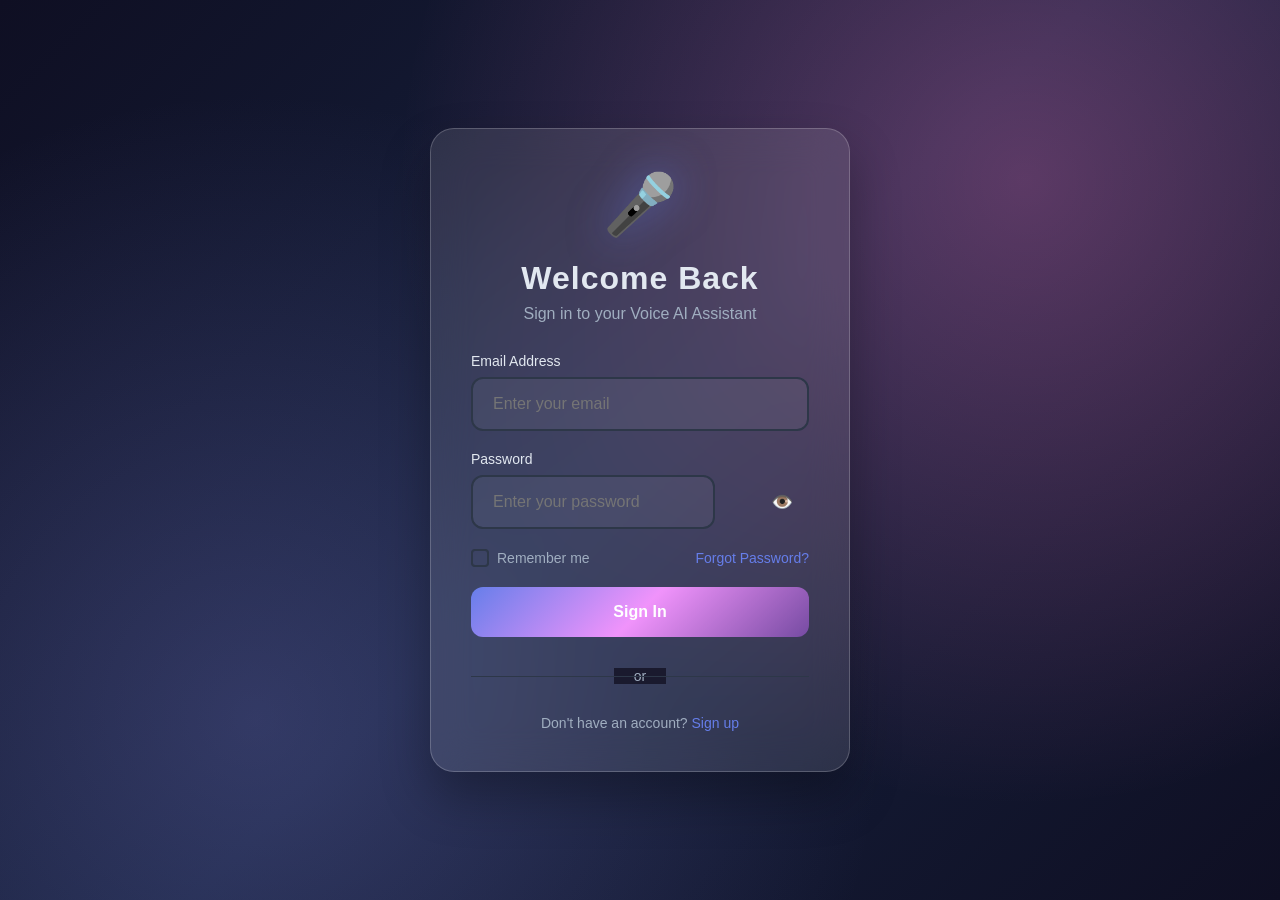
<file: index.html>
<!DOCTYPE html>
<html lang="en">
<head>
    <meta charset="UTF-8">
    <meta name="viewport" content="width=device-width, initial-scale=1.0">
    <meta name="theme-color" content="#667eea">
    <meta name="description" content="Smart voice-controlled AI assistant with offline support">
    <link rel="manifest" href="manifest.json">
    <title>Local Voice AI Assistant</title>
    <link rel="stylesheet" href="style.css">
</head>
<body>
    <div class="container" id="main-container" style="display: none;">
        <!-- Particle Canvas -->
        <canvas id="particleCanvas" class="particle-canvas"></canvas>
        
        <!-- Header with controls -->
        <div class="header-controls">
            <button id="themeToggle" class="control-btn" title="Toggle Theme">🌙</button>
            <button id="historyBtn" class="control-btn" title="Chat History">📊</button>
            <button id="settingsBtn" class="control-btn" title="Settings">⚙️</button>
        </div>

        <!-- Chat History Panel -->
        <div id="chatHistory" class="chat-history hidden">
            <div class="history-header">
                <h3>Chat History</h3>
                <button id="closeHistory" class="close-btn">✕</button>
            </div>
            <div id="historyList" class="history-list"></div>
            <div class="history-actions">
                <button id="clearHistory" class="action-btn clear">Clear History</button>
                <button id="exportHistory" class="action-btn export">Export</button>
            </div>
        </div>

        <!-- Main Voice Control -->
        <div class="voice-interface">
            <div class="user-info">
                <span id="userDisplay" class="user-display">Welcome!</span>
                <button id="logoutBtn" class="logout-btn">Logout</button>
            </div>
            <div class="logo">🎤</div>
            <h1 id="title">Voice AI Assistant</h1>
            
            <!-- Search Suggestions -->
            <div class="search-container">
                <input type="text" id="searchInput" class="search-input" placeholder="Type to search suggestions...">
                <div id="suggestions" class="suggestions hidden"></div>
            </div>
            
            <div class="status-display">
                <p id="status">Click mic to start speaking...</p>
                <p id="listening-text" class="listening-text"></p>
            </div>

            <!-- Microphone Button -->
            <button id="micBtn" class="mic-button">
                🎤
            </button>

            <!-- Language Selector -->
            <div class="language-selector">
                <select id="languageSelect">
                    <option value="en">English</option>
                    <option value="hi">हिंदी</option>
                </select>
            </div>

            <!-- Stop Button -->
            <button id="stopBtn" class="stop-button hidden">
                ⏹ Stop
            </button>
        </div>
    </div>

    <script src="script.js"></script>
</body>
</html>
</file>
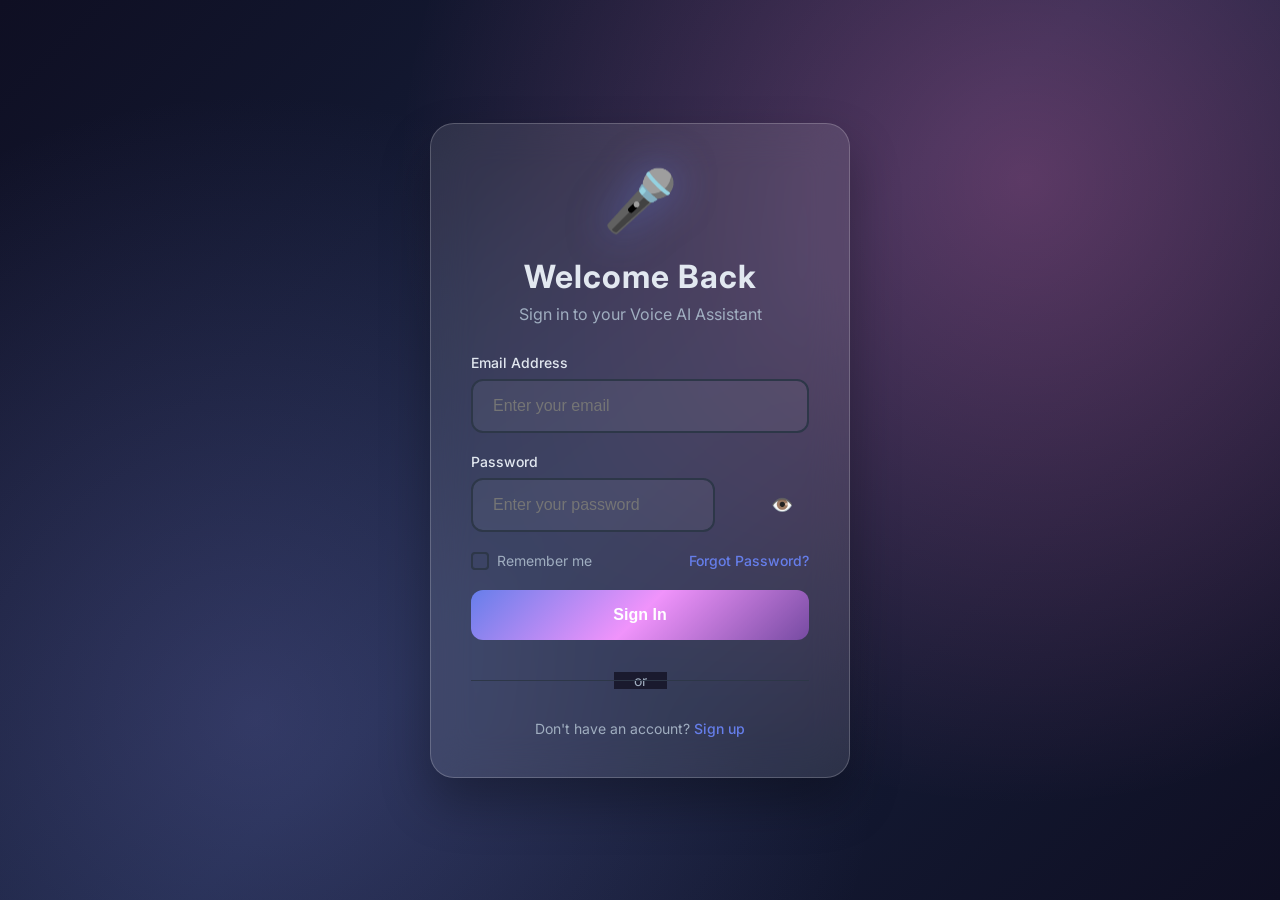
<file: chatboot site/index.html>
<!DOCTYPE html>
<html lang="en">
<head>
    <meta charset="UTF-8">
    <meta name="viewport" content="width=device-width, initial-scale=1.0">
    <title>Local Voice AI Assistant</title>
    <link rel="stylesheet" href="style.css">
</head>
<body>
    <div class="container" id="main-container" style="display: none;">
        <!-- Main Voice Control -->
        <div class="voice-interface">
            <div class="user-info">
                <span id="userDisplay" class="user-display">Welcome!</span>
                <button id="logoutBtn" class="logout-btn">Logout</button>
            </div>
            <div class="logo">🎤</div>
            <h1 id="title">Voice AI Assistant</h1>
            
            <div class="status-display">
                <p id="status">Click mic to start speaking...</p>
                <p id="listening-text" class="listening-text"></p>
            </div>

            <!-- Microphone Button -->
            <button id="micBtn" class="mic-button">
                🎤
            </button>

            <!-- Language Selector -->
            <div class="language-selector">
                <select id="languageSelect">
                    <option value="en">English</option>
                    <option value="hi">हिंदी</option>
                </select>
            </div>

            <!-- Stop Button -->
            <button id="stopBtn" class="stop-button hidden">
                ⏹ Stop
            </button>
        </div>
    </div>

    <script src="script.js"></script>
</body>
</html>
</file>
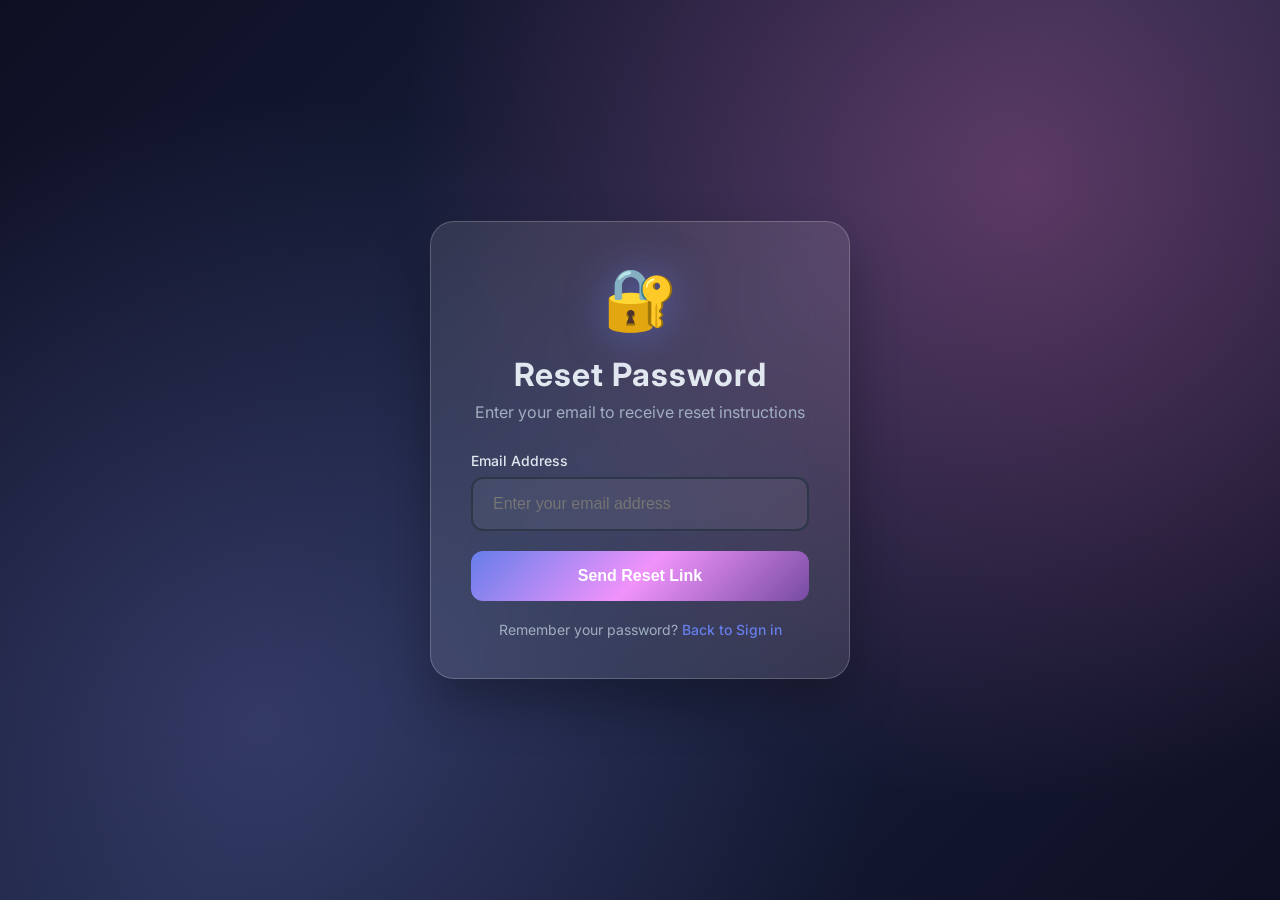
<file: forgot-password.html>
<!DOCTYPE html>
<html lang="en">
<head>
    <meta charset="UTF-8">
    <meta name="viewport" content="width=device-width, initial-scale=1.0">
    <title>Forgot Password - Voice AI Assistant</title>
    <link rel="stylesheet" href="style.css">
    <link href="https://fonts.googleapis.com/css2?family=Inter:wght@300;400;500;600;700&display=swap" rel="stylesheet">
</head>
<body>
    <div class="auth-container">
        <div class="auth-card">
            <div class="auth-header">
                <div class="logo">🔐</div>
                <h1>Reset Password</h1>
                <p>Enter your email to receive reset instructions</p>
            </div>

            <form id="forgotForm" class="auth-form">
                <div class="form-group">
                    <label for="email">Email Address</label>
                    <input
                        type="email"
                        id="email"
                        name="email"
                        required
                        placeholder="Enter your email address"
                        autocomplete="email"
                    >
                </div>

                <button type="submit" class="auth-btn" id="resetBtn">
                    <span class="btn-text">Send Reset Link</span>
                    <div class="btn-loader" style="display: none;"></div>
                </button>
            </form>

            <div class="auth-links">
                <p>Remember your password? <a href="login.html">Back to Sign in</a></p>
            </div>

            <div id="message" class="message" style="display: none;"></div>
        </div>
    </div>

    <script src="auth.js"></script>
</body>
</html>
</file>
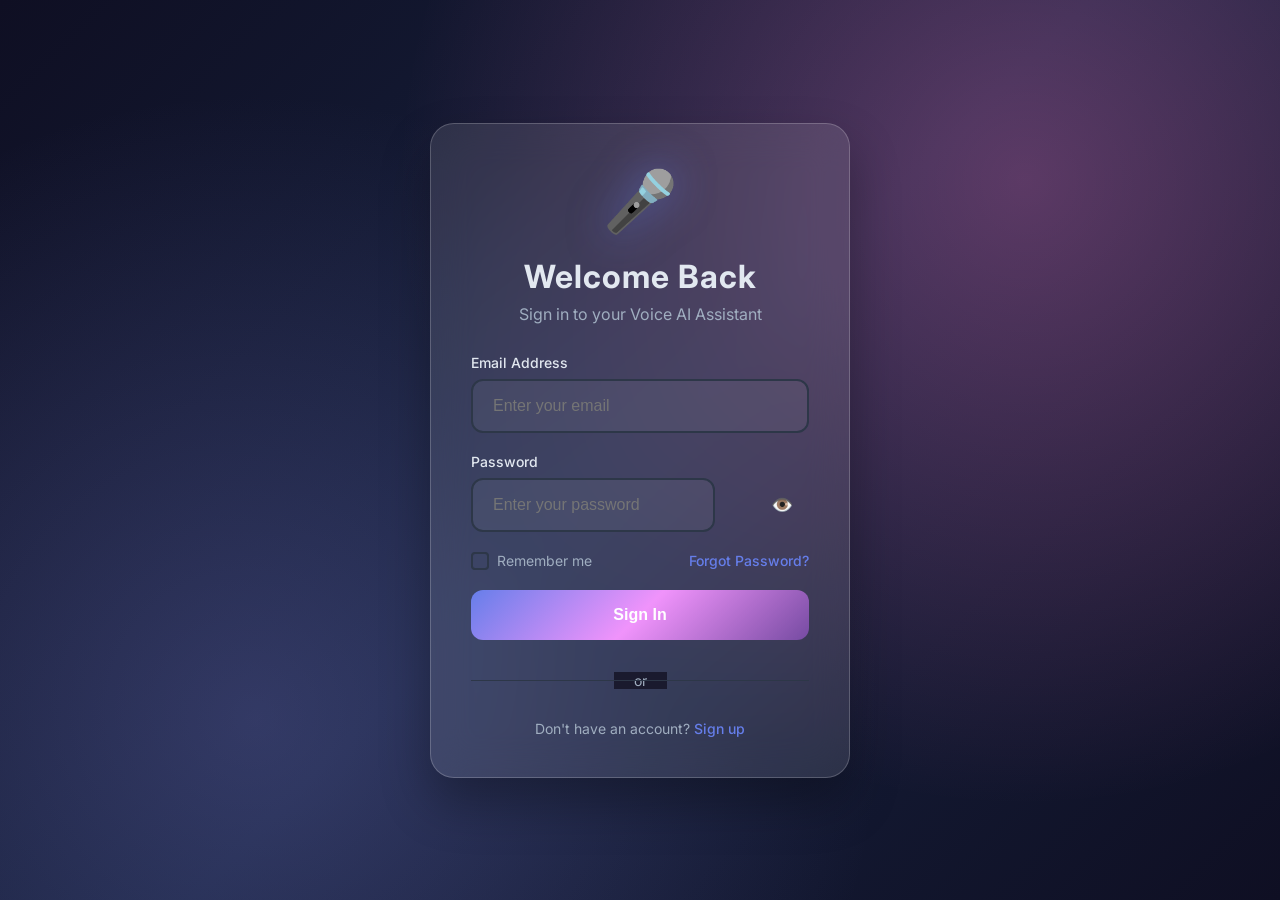
<file: login.html>
<!DOCTYPE html>
<html lang="en">
<head>
    <meta charset="UTF-8">
    <meta name="viewport" content="width=device-width, initial-scale=1.0">
    <title>Login - Voice AI Assistant</title>
    <link rel="stylesheet" href="style.css">
    <link href="https://fonts.googleapis.com/css2?family=Inter:wght@300;400;500;600;700&display=swap" rel="stylesheet">
</head>
<body>
    <div class="auth-container">
        <div class="auth-card">
            <div class="auth-header">
                <div class="logo">🎤</div>
                <h1>Welcome Back</h1>
                <p>Sign in to your Voice AI Assistant</p>
            </div>

            <form id="loginForm" class="auth-form">
                <div class="form-group">
                    <label for="email">Email Address</label>
                    <input
                        type="email"
                        id="email"
                        name="email"
                        required
                        placeholder="Enter your email"
                        autocomplete="email"
                    >
                </div>

                <div class="form-group">
                    <label for="password">Password</label>
                    <div class="password-input">
                        <input
                            type="password"
                            id="password"
                            name="password"
                            required
                            placeholder="Enter your password"
                            autocomplete="current-password"
                        >
                        <button type="button" id="togglePassword" class="toggle-password">👁️</button>
                    </div>
                </div>

                <div class="form-options">
                    <label class="checkbox-container">
                        <input type="checkbox" id="rememberMe">
                        <span class="checkmark"></span>
                        Remember me
                    </label>
                    <a href="forgot-password.html" class="forgot-link">Forgot Password?</a>
                </div>

                <button type="submit" class="auth-btn" id="loginBtn">
                    <span class="btn-text">Sign In</span>
                    <div class="btn-loader" style="display: none;"></div>
                </button>
            </form>

            <div class="auth-divider">
                <span>or</span>
            </div>

            <div class="auth-links">
                <p>Don't have an account? <a href="register.html">Sign up</a></p>
            </div>

            <div id="message" class="message" style="display: none;"></div>
        </div>
    </div>

    <script src="auth.js"></script>
</body>
</html>
</file>
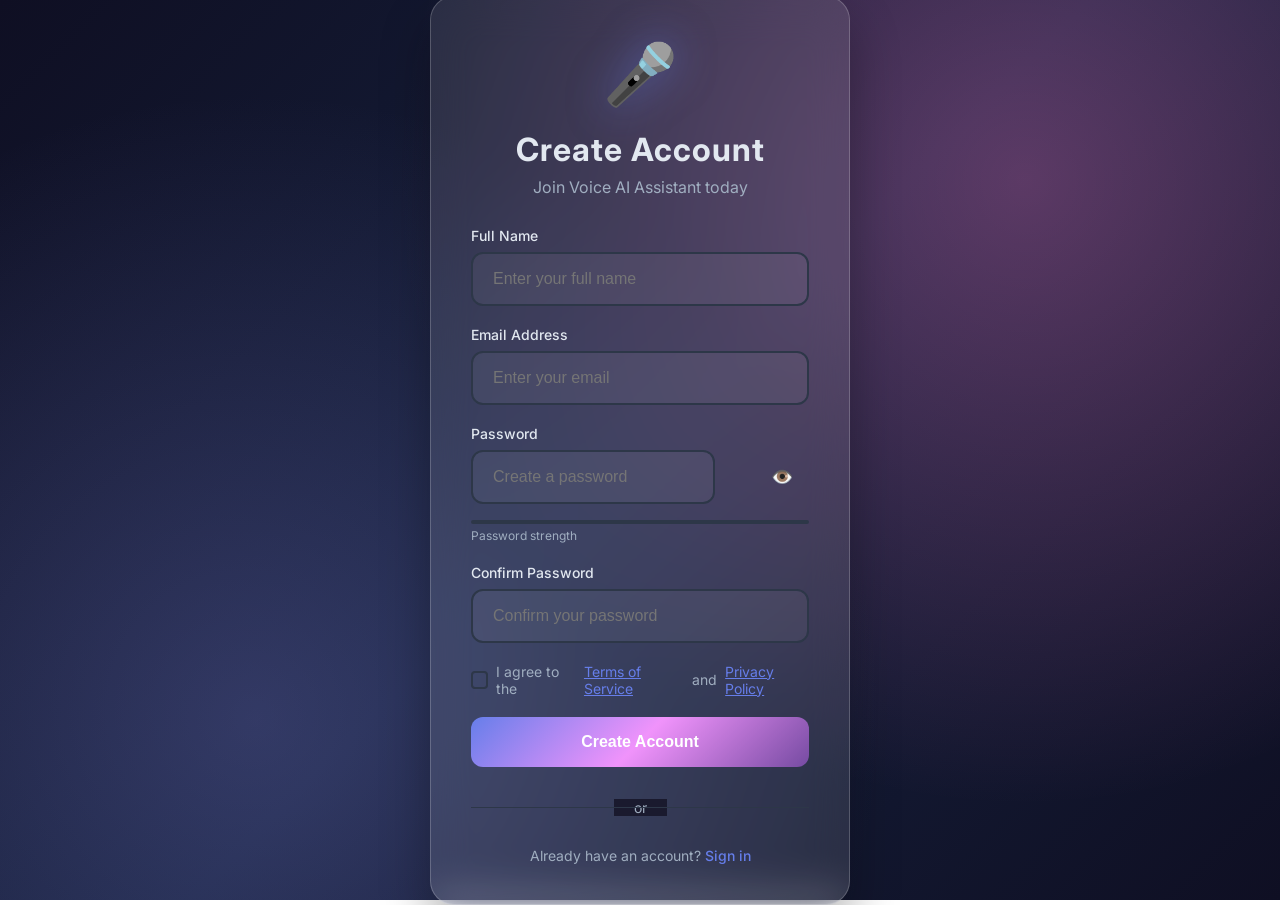
<file: register.html>
<!DOCTYPE html>
<html lang="en">
<head>
    <meta charset="UTF-8">
    <meta name="viewport" content="width=device-width, initial-scale=1.0">
    <title>Register - Voice AI Assistant</title>
    <link rel="stylesheet" href="style.css">
    <link href="https://fonts.googleapis.com/css2?family=Inter:wght@300;400;500;600;700&display=swap" rel="stylesheet">
</head>
<body>
    <div class="auth-container">
        <div class="auth-card">
            <div class="auth-header">
                <div class="logo">🎤</div>
                <h1>Create Account</h1>
                <p>Join Voice AI Assistant today</p>
            </div>

            <form id="registerForm" class="auth-form">
                <div class="form-group">
                    <label for="fullName">Full Name</label>
                    <input
                        type="text"
                        id="fullName"
                        name="fullName"
                        required
                        placeholder="Enter your full name"
                        autocomplete="name"
                    >
                </div>

                <div class="form-group">
                    <label for="email">Email Address</label>
                    <input
                        type="email"
                        id="email"
                        name="email"
                        required
                        placeholder="Enter your email"
                        autocomplete="email"
                    >
                </div>

                <div class="form-group">
                    <label for="password">Password</label>
                    <div class="password-input">
                        <input
                            type="password"
                            id="password"
                            name="password"
                            required
                            placeholder="Create a password"
                            autocomplete="new-password"
                            minlength="8"
                        >
                        <button type="button" id="togglePassword" class="toggle-password">👁️</button>
                    </div>
                    <div class="password-strength">
                        <div class="strength-bar">
                            <div class="strength-fill" id="strengthFill"></div>
                        </div>
                        <span id="strengthText">Password strength</span>
                    </div>
                </div>

                <div class="form-group">
                    <label for="confirmPassword">Confirm Password</label>
                    <input
                        type="password"
                        id="confirmPassword"
                        name="confirmPassword"
                        required
                        placeholder="Confirm your password"
                        autocomplete="new-password"
                    >
                </div>

                <div class="form-options">
                    <label class="checkbox-container">
                        <input type="checkbox" id="agreeTerms" required>
                        <span class="checkmark"></span>
                        I agree to the <a href="#" class="link">Terms of Service</a> and <a href="#" class="link">Privacy Policy</a>
                    </label>
                </div>

                <button type="submit" class="auth-btn" id="registerBtn">
                    <span class="btn-text">Create Account</span>
                    <div class="btn-loader" style="display: none;"></div>
                </button>
            </form>

            <div class="auth-divider">
                <span>or</span>
            </div>

            <div class="auth-links">
                <p>Already have an account? <a href="login.html">Sign in</a></p>
            </div>

            <div id="message" class="message" style="display: none;"></div>
        </div>
    </div>

    <script src="auth.js"></script>
</body>
</html>
</file>
<file: style.css>
:root {
    --primary: #667eea;
    --secondary: #764ba2;
    --accent: #f093fb;
    --success: #4ade80;
    --warning: #fbbf24;
    --error: #f87171;
    --bg: #0f0f23;
    --bg-secondary: #1a1a2e;
    --text: #e2e8f0;
    --text-secondary: #a0aec0;
    --border: #2d3748;
    --glass: rgba(255, 255, 255, 0.1);
    --glass-border: rgba(255, 255, 255, 0.2);
}

* {
    margin: 0;
    padding: 0;
    box-sizing: border-box;
}

body {
    font-family: 'Inter', 'Segoe UI', Tahoma, Geneva, Verdana, sans-serif;
    background: linear-gradient(135deg, var(--bg) 0%, #16213e 50%, #0f0f23 100%);
    background-attachment: fixed;
    color: var(--text);
    height: 100vh;
    display: flex;
    align-items: center;
    justify-content: center;
    overflow: hidden;
    position: relative;
}

body::before {
    content: '';
    position: absolute;
    top: 0;
    left: 0;
    right: 0;
    bottom: 0;
    background: radial-gradient(circle at 20% 80%, rgba(120, 119, 198, 0.3) 0%, transparent 50%),
                radial-gradient(circle at 80% 20%, rgba(255, 119, 198, 0.3) 0%, transparent 50%);
    pointer-events: none;
}

.container {
    width: 100%;
    height: 100%;
    display: flex;
    align-items: center;
    justify-content: center;
    background: transparent;
    position: relative;
    z-index: 1;
}

/* Voice Interface */
.voice-interface {
    text-align: center;
    display: flex;
    flex-direction: column;
    align-items: center;
    gap: 30px;
    padding: 50px;
    background: var(--glass);
    backdrop-filter: blur(20px);
    border: 1px solid var(--glass-border);
    border-radius: 24px;
    box-shadow: 0 25px 50px rgba(0, 0, 0, 0.3);
    min-width: 400px;
    max-width: 500px;
    position: relative;
    overflow: hidden;
    margin-top: 80px; /* Add margin for header controls */
    z-index: 10; /* Ensure above particles */
}

.user-info {
    position: absolute;
    top: 20px;
    right: 20px;
    display: flex;
    align-items: center;
    gap: 10px;
    font-size: 14px;
    color: var(--text-secondary);
}

.user-display {
    font-weight: 500;
}

.logout-btn {
    padding: 6px 12px;
    background: rgba(255, 255, 255, 0.1);
    border: 1px solid var(--glass-border);
    border-radius: 6px;
    color: var(--text);
    font-size: 12px;
    cursor: pointer;
    transition: all 0.3s ease;
}

.logout-btn:hover {
    background: rgba(255, 255, 255, 0.2);
    transform: translateY(-1px);
}

.voice-interface::before {
    content: '';
    position: absolute;
    top: 0;
    left: 0;
    right: 0;
    height: 2px;
    background: linear-gradient(90deg, var(--primary), var(--accent), var(--secondary));
}

.logo {
    font-size: 80px;
    animation: float 3s ease-in-out infinite;
    filter: drop-shadow(0 0 20px rgba(102, 126, 234, 0.5));
}

@keyframes float {
    0%, 100% {
        transform: translateY(0);
    }
    50% {
        transform: translateY(-20px);
    }
}

.voice-interface h1 {
    font-size: 36px;
    font-weight: 600;
    color: var(--text);
    letter-spacing: 2px;
}

.status-display {
    background: rgba(102, 126, 234, 0.1);
    border: 2px solid var(--primary);
    border-radius: 12px;
    padding: 30px 40px;
    min-width: 300px;
    margin: 20px 0;
}

.status-display p {
    font-size: 18px;
    color: var(--text);
    margin: 10px 0;
}

.listening-text {
    font-size: 24px;
    color: #48bb78;
    font-weight: 600;
    min-height: 32px;
}

/* Microphone Button */
.mic-button {
    width: 140px;
    height: 140px;
    border-radius: 50%;
    border: none;
    font-size: 60px;
    background: linear-gradient(135deg, var(--primary) 0%, var(--accent) 50%, var(--secondary) 100%);
    color: white;
    cursor: pointer;
    transition: all 0.4s cubic-bezier(0.4, 0, 0.2, 1);
    box-shadow: 0 8px 30px rgba(102, 126, 234, 0.4),
                inset 0 1px 0 rgba(255, 255, 255, 0.2);
    display: flex;
    align-items: center;
    justify-content: center;
    position: relative;
    overflow: hidden;
}

.mic-button::before {
    content: '';
    position: absolute;
    top: 0;
    left: 0;
    right: 0;
    bottom: 0;
    background: linear-gradient(45deg, transparent 30%, rgba(255, 255, 255, 0.2) 50%, transparent 70%);
    transform: translateX(-100%);
    transition: transform 0.6s;
}

.mic-button:hover::before {
    transform: translateX(100%);
}

.mic-button:hover {
    transform: scale(1.1) translateY(-5px);
    box-shadow: 0 15px 40px rgba(102, 126, 234, 0.6),
                inset 0 1px 0 rgba(255, 255, 255, 0.3);
}

.mic-button:active {
    transform: scale(0.95) translateY(-2px);
}

.mic-button.listening {
    animation: pulse 1.5s infinite ease-in-out;
    background: linear-gradient(135deg, var(--warning) 0%, var(--error) 100%);
    box-shadow: 0 8px 30px rgba(246, 173, 85, 0.6),
                inset 0 1px 0 rgba(255, 255, 255, 0.2);
}

@keyframes pulse {
    0%, 100% {
        box-shadow: 0 8px 30px rgba(246, 173, 85, 0.4),
                    0 0 0 0 rgba(246, 173, 85, 0.7);
        transform: scale(1);
    }
    50% {
        box-shadow: 0 12px 50px rgba(246, 173, 85, 0.8),
                    0 0 0 20px rgba(246, 173, 85, 0);
        transform: scale(1.05);
    }
}

.mic-button.speaking {
    animation: pulse 1s infinite;
    background: linear-gradient(135deg, #48bb78 0%, #38a169 100%);
}

/* Language Selector */
.language-selector {
    position: absolute;
    bottom: 20px;
    right: 20px;
    z-index: 10;
}

.language-selector select {
    padding: 8px 12px;
    border: 2px solid var(--primary);
    border-radius: 8px;
    background: var(--glass);
    backdrop-filter: blur(10px);
    color: var(--text);
    cursor: pointer;
    font-size: 14px;
    font-weight: 500;
    transition: all 0.3s ease;
}

.language-selector select:hover {
    border-color: var(--accent);
    transform: scale(1.05);
}

.language-selector select option {
    background: var(--bg);
    color: var(--text);
}

/* Stop Button */
.stop-button {
    padding: 12px 30px;
    border: none;
    border-radius: 8px;
    background: linear-gradient(135deg, #f56565 0%, #e53e3e 100%);
    color: white;
    font-size: 16px;
    font-weight: 600;
    cursor: pointer;
    transition: all 0.3s;
    margin-top: 20px;
}

.stop-button:hover {
    transform: translateY(-2px);
    box-shadow: 0 6px 20px rgba(245, 101, 101, 0.4);
}

.stop-button.hidden {
    display: none;
}

/* Settings Button */
.settings-btn {
    position: fixed;
    top: 20px;
    right: 20px;
    width: 50px;
    height: 50px;
    border-radius: 50%;
    background: linear-gradient(135deg, var(--primary) 0%, var(--secondary) 100%);
    color: white;
    border: none;
    cursor: pointer;
    font-size: 24px;
    box-shadow: 0 4px 12px rgba(0, 0, 0, 0.3);
    transition: all 0.3s;
    z-index: 99;
}

.settings-btn:hover {
    transform: scale(1.1);
}

/* Modal */
.modal {
    position: fixed;
    top: 0;
    left: 0;
    width: 100%;
    height: 100%;
    background: rgba(0, 0, 0, 0.8);
    display: flex;
    align-items: center;
    justify-content: center;
    z-index: 1000;
}

.modal.hidden {
    display: none;
}

.modal-content {
    background: var(--bg);
    padding: 40px;
    border-radius: 12px;
    max-width: 500px;
    width: 90%;
    border: 2px solid var(--primary);
    box-shadow: 0 20px 60px rgba(0, 0, 0, 0.5);
}

.modal-content h2 {
    margin-bottom: 20px;
    color: var(--primary);
    font-size: 24px;
}

.modal-content p {
    margin-bottom: 15px;
    color: #a0aec0;
    font-size: 14px;
}

.api-key-input {
    width: 100%;
    padding: 12px 16px;
    margin: 15px 0;
    border: 2px solid var(--border);
    border-radius: 8px;
    background: var(--bg);
    color: var(--text);
    font-size: 14px;
}

.api-key-input:focus {
    outline: none;
    border-color: var(--primary);
}

.info-text {
    font-size: 13px;
    color: #cbd5e0;
}

.info-text a {
    color: var(--primary);
    text-decoration: none;
}

.info-text a:hover {
    text-decoration: underline;
}

.warning-text {
    font-size: 12px;
    color: #f687b3;
    margin-top: 15px;
}

.save-btn {
    width: 100%;
    padding: 12px;
    margin-top: 20px;
    border: none;
    border-radius: 8px;
    background: linear-gradient(135deg, var(--primary) 0%, var(--secondary) 100%);
    color: white;
    font-size: 16px;
    font-weight: 600;
    cursor: pointer;
    transition: all 0.3s;
}

.save-btn:hover {
    transform: translateY(-2px);
    box-shadow: 0 6px 20px rgba(102, 126, 234, 0.4);
}

/* Authentication Pages */
.auth-container {
    width: 100%;
    height: 100vh;
    display: flex;
    align-items: center;
    justify-content: center;
    background: linear-gradient(135deg, var(--bg) 0%, #16213e 50%, #0f0f23 100%);
    background-attachment: fixed;
    position: relative;
}

.auth-container::before {
    content: '';
    position: absolute;
    top: 0;
    left: 0;
    right: 0;
    bottom: 0;
    background: radial-gradient(circle at 20% 80%, rgba(120, 119, 198, 0.3) 0%, transparent 50%),
                radial-gradient(circle at 80% 20%, rgba(255, 119, 198, 0.3) 0%, transparent 50%);
    pointer-events: none;
}

.auth-card {
    background: var(--glass);
    backdrop-filter: blur(20px);
    border: 1px solid var(--glass-border);
    border-radius: 24px;
    box-shadow: 0 25px 50px rgba(0, 0, 0, 0.3);
    padding: 40px;
    width: 100%;
    max-width: 420px;
    position: relative;
    z-index: 1;
}

.auth-header {
    text-align: center;
    margin-bottom: 30px;
}

.auth-header .logo {
    font-size: 60px;
    margin-bottom: 20px;
    animation: float 3s ease-in-out infinite;
    filter: drop-shadow(0 0 20px rgba(102, 126, 234, 0.5));
}

.auth-header h1 {
    font-size: 32px;
    font-weight: 700;
    color: var(--text);
    margin-bottom: 8px;
    letter-spacing: 1px;
}

.auth-header p {
    color: var(--text-secondary);
    font-size: 16px;
}

.auth-form {
    display: flex;
    flex-direction: column;
    gap: 20px;
}

.form-group {
    display: flex;
    flex-direction: column;
    gap: 8px;
}

.form-group label {
    font-weight: 500;
    color: var(--text);
    font-size: 14px;
}

.form-group input {
    padding: 16px 20px;
    border: 2px solid var(--border);
    border-radius: 12px;
    background: rgba(255, 255, 255, 0.05);
    color: var(--text);
    font-size: 16px;
    transition: all 0.3s ease;
}

.form-group input:focus {
    outline: none;
    border-color: var(--primary);
    box-shadow: 0 0 0 3px rgba(102, 126, 234, 0.1);
}

.password-input {
    position: relative;
}

.toggle-password {
    position: absolute;
    right: 16px;
    top: 50%;
    transform: translateY(-50%);
    background: none;
    border: none;
    color: var(--text-secondary);
    cursor: pointer;
    font-size: 18px;
    transition: color 0.3s;
}

.toggle-password:hover {
    color: var(--text);
}

.password-strength {
    margin-top: 8px;
}

.strength-bar {
    height: 4px;
    background: var(--border);
    border-radius: 2px;
    overflow: hidden;
}

.strength-fill {
    height: 100%;
    width: 0%;
    transition: all 0.3s ease;
    border-radius: 2px;
}

.strength-fill.weak {
    background: var(--error);
}

.strength-fill.medium {
    background: var(--warning);
}

.strength-fill.strong {
    background: var(--success);
}

#strengthText {
    font-size: 12px;
    color: var(--text-secondary);
    margin-top: 4px;
}

.form-options {
    display: flex;
    justify-content: space-between;
    align-items: center;
    flex-wrap: wrap;
    gap: 10px;
}

.checkbox-container {
    display: flex;
    align-items: center;
    gap: 8px;
    font-size: 14px;
    color: var(--text-secondary);
    cursor: pointer;
}

.checkbox-container input[type="checkbox"] {
    display: none;
}

.checkmark {
    width: 18px;
    height: 18px;
    border: 2px solid var(--border);
    border-radius: 4px;
    position: relative;
    transition: all 0.3s;
}

.checkbox-container input[type="checkbox"]:checked + .checkmark {
    background: var(--primary);
    border-color: var(--primary);
}

.checkbox-container input[type="checkbox"]:checked + .checkmark::after {
    content: '✓';
    position: absolute;
    top: 50%;
    left: 50%;
    transform: translate(-50%, -50%);
    color: white;
    font-size: 12px;
    font-weight: bold;
}

.forgot-link {
    color: var(--primary);
    text-decoration: none;
    font-size: 14px;
    font-weight: 500;
    transition: color 0.3s;
}

.forgot-link:hover {
    color: var(--accent);
}

.auth-btn {
    padding: 16px 24px;
    border: none;
    border-radius: 12px;
    background: linear-gradient(135deg, var(--primary) 0%, var(--accent) 50%, var(--secondary) 100%);
    color: white;
    font-size: 16px;
    font-weight: 600;
    cursor: pointer;
    transition: all 0.3s ease;
    display: flex;
    align-items: center;
    justify-content: center;
    gap: 10px;
    position: relative;
    overflow: hidden;
}

.auth-btn::before {
    content: '';
    position: absolute;
    top: 0;
    left: -100%;
    width: 100%;
    height: 100%;
    background: linear-gradient(90deg, transparent, rgba(255, 255, 255, 0.2), transparent);
    transition: left 0.5s;
}

.auth-btn:hover::before {
    left: 100%;
}

.auth-btn:hover {
    transform: translateY(-2px);
    box-shadow: 0 10px 30px rgba(102, 126, 234, 0.4);
}

.auth-btn:disabled {
    opacity: 0.7;
    cursor: not-allowed;
    transform: none;
}

.btn-loader {
    width: 20px;
    height: 20px;
    border: 2px solid rgba(255, 255, 255, 0.3);
    border-top: 2px solid white;
    border-radius: 50%;
    animation: spin 1s linear infinite;
}

@keyframes spin {
    0% { transform: rotate(0deg); }
    100% { transform: rotate(360deg); }
}

.auth-divider {
    margin: 30px 0;
    text-align: center;
    position: relative;
}

.auth-divider::before {
    content: '';
    position: absolute;
    top: 50%;
    left: 0;
    right: 0;
    height: 1px;
    background: var(--border);
}

.auth-divider span {
    background: var(--bg-secondary);
    padding: 0 20px;
    color: var(--text-secondary);
    font-size: 14px;
}

.auth-links {
    text-align: center;
    margin-top: 20px;
}

.auth-links p {
    color: var(--text-secondary);
    font-size: 14px;
}

.auth-links a {
    color: var(--primary);
    text-decoration: none;
    font-weight: 500;
    transition: color 0.3s;
}

.auth-links a:hover {
    color: var(--accent);
}

.link {
    color: var(--primary) !important;
}

.message {
    margin-top: 20px;
    padding: 12px 16px;
    border-radius: 8px;
    font-size: 14px;
    text-align: center;
}

.message.success {
    background: rgba(74, 222, 128, 0.1);
    border: 1px solid var(--success);
    color: var(--success);
}

.message.error {
    background: rgba(248, 113, 113, 0.1);
    border: 1px solid var(--error);
    color: var(--error);
}

.message.info {
    background: rgba(102, 126, 234, 0.1);
    border: 1px solid var(--primary);
    color: var(--primary);
}

/* Mobile Responsive for Auth */
@media (max-width: 480px) {
    .auth-card {
        margin: 20px;
        padding: 30px 20px;
        max-width: none;
    }

    .auth-header h1 {
        font-size: 28px;
    }

    .auth-form {
        gap: 16px;
    }

    .form-group input {
        padding: 14px 16px;
    }

    .language-selector select {
        padding: 8px 12px;
        font-size: 14px;
    }

    .settings-btn {
        width: 45px;
        height: 45px;
        font-size: 20px;
    }
}

@media (max-width: 768px) {
    .language-selector select {
        padding: 8px 12px;
        font-size: 14px;
    }

    .settings-btn {
        width: 45px;
        height: 45px;
        font-size: 20px;
    }
}

@media (max-width: 480px) {
    .voice-interface h1 {
        font-size: 24px;
    }

    .mic-button {
        width: 100px;
        height: 100px;
        font-size: 40px;
    }

    .status-display {
        min-width: 220px;
        padding: 15px 20px;
    }

    .language-selector {
        top: 10px;
        right: 60px;
    }

    .language-selector select {
        font-size: 12px;
    }
}

/* Loading Animation */
#loading-overlay {
    position: fixed;
    top: 0;
    left: 0;
    width: 100%;
    height: 100%;
    background: linear-gradient(135deg, var(--bg) 0%, #2f3e5f 100%);
    display: flex;
    align-items: center;
    justify-content: center;
    z-index: 9999;
    transition: opacity 0.5s ease;
}

.loading-container {
    text-align: center;
    color: var(--text);
}

.loading-spinner {
    width: 80px;
    height: 80px;
    border: 4px solid rgba(102, 126, 234, 0.3);
    border-top: 4px solid var(--primary);
    border-radius: 50%;
    animation: spin 1s linear infinite;
    margin: 0 auto 20px;
}

@keyframes spin {
    0% { transform: rotate(0deg); }
    100% { transform: rotate(360deg); }
}

.loading-container h2 {
    font-size: 24px;
    margin-bottom: 10px;
    color: var(--primary);
}

.loading-container p {
    font-size: 16px;
    opacity: 0.8;
}

/* Particle Canvas */
.particle-canvas {
    position: fixed;
    top: 0;
    left: 0;
    width: 100%;
    height: 100%;
    pointer-events: none;
    z-index: 0;
    opacity: 0.6; /* Reduce opacity to not interfere with UI */
}

/* Header Controls */
.header-controls {
    position: fixed;
    top: 20px;
    left: 20px;
    display: flex;
    gap: 10px;
    z-index: 100;
}

.control-btn {
    width: 45px;
    height: 45px;
    border-radius: 50%;
    background: var(--glass);
    backdrop-filter: blur(10px);
    border: 1px solid var(--glass-border);
    color: var(--text);
    font-size: 20px;
    cursor: pointer;
    transition: all 0.3s ease;
    display: flex;
    align-items: center;
    justify-content: center;
}

.control-btn:hover {
    background: rgba(255, 255, 255, 0.2);
    transform: scale(1.1);
    box-shadow: 0 4px 12px rgba(0, 0, 0, 0.2);
}

/* Chat History Panel */
.chat-history {
    position: fixed;
    top: 0;
    right: 0;
    width: 350px;
    height: 100vh;
    background: var(--glass);
    backdrop-filter: blur(20px);
    border-left: 1px solid var(--glass-border);
    box-shadow: -5px 0 20px rgba(0, 0, 0, 0.3);
    transform: translateX(100%);
    transition: transform 0.3s ease;
    z-index: 200;
    display: flex;
    flex-direction: column;
}

.chat-history:not(.hidden) {
    transform: translateX(0);
}

.history-header {
    display: flex;
    justify-content: space-between;
    align-items: center;
    padding: 20px;
    border-bottom: 1px solid var(--glass-border);
}

.history-header h3 {
    color: var(--text);
    margin: 0;
    font-size: 18px;
}

.close-btn {
    background: none;
    border: none;
    color: var(--text-secondary);
    font-size: 20px;
    cursor: pointer;
    padding: 5px;
    border-radius: 50%;
    transition: all 0.3s;
}

.close-btn:hover {
    background: rgba(255, 255, 255, 0.1);
    color: var(--text);
}

.history-list {
    flex: 1;
    overflow-y: auto;
    padding: 10px;
}

.history-item {
    background: rgba(255, 255, 255, 0.05);
    border: 1px solid var(--glass-border);
    border-radius: 8px;
    padding: 12px;
    margin-bottom: 10px;
    cursor: pointer;
    transition: all 0.3s;
}

.history-item:hover {
    background: rgba(255, 255, 255, 0.1);
    transform: translateY(-2px);
}

.history-item .timestamp {
    font-size: 12px;
    color: var(--text-secondary);
    margin-bottom: 5px;
}

.history-item .query {
    font-weight: 500;
    color: var(--text);
    margin-bottom: 5px;
}

.history-item .response {
    font-size: 14px;
    color: var(--text-secondary);
    line-height: 1.4;
}

.history-actions {
    padding: 20px;
    border-top: 1px solid var(--glass-border);
    display: flex;
    gap: 10px;
}

.action-btn {
    flex: 1;
    padding: 10px 15px;
    border: none;
    border-radius: 6px;
    font-size: 14px;
    font-weight: 500;
    cursor: pointer;
    transition: all 0.3s;
}

.action-btn.clear {
    background: rgba(245, 101, 101, 0.2);
    color: #f87171;
    border: 1px solid rgba(245, 101, 101, 0.3);
}

.action-btn.clear:hover {
    background: rgba(245, 101, 101, 0.3);
}

.action-btn.export {
    background: rgba(74, 222, 128, 0.2);
    color: #4ade80;
    border: 1px solid rgba(74, 222, 128, 0.3);
}

.action-btn.export:hover {
    background: rgba(74, 222, 128, 0.3);
}

/* Search Container */
.search-container {
    position: relative;
    width: 100%;
    max-width: 400px;
    margin: 20px 0;
}

.search-input {
    width: 100%;
    padding: 12px 16px;
    border: 2px solid var(--glass-border);
    border-radius: 12px;
    background: rgba(255, 255, 255, 0.05);
    backdrop-filter: blur(10px);
    color: var(--text);
    font-size: 16px;
    transition: all 0.3s ease;
}

.search-input:focus {
    outline: none;
    border-color: var(--primary);
    box-shadow: 0 0 0 3px rgba(102, 126, 234, 0.1);
}

.suggestions {
    position: absolute;
    top: 100%;
    left: 0;
    right: 0;
    background: var(--glass);
    backdrop-filter: blur(20px);
    border: 1px solid var(--glass-border);
    border-radius: 12px;
    max-height: 200px;
    overflow-y: auto;
    z-index: 50;
    margin-top: 5px;
}

.suggestions:not(.hidden) {
    display: block;
}

.suggestion-item {
    padding: 12px 16px;
    cursor: pointer;
    transition: all 0.3s;
    border-bottom: 1px solid var(--glass-border);
}

.suggestion-item:last-child {
    border-bottom: none;
}

.suggestion-item:hover {
    background: rgba(255, 255, 255, 0.1);
}

.suggestion-item.highlighted {
    background: rgba(102, 126, 234, 0.2);
}

/* Light Theme Variables */
:root.light-theme {
    --primary: #4f46e5;
    --secondary: #7c3aed;
    --accent: #ec4899;
    --success: #10b981;
    --warning: #f59e0b;
    --error: #ef4444;
    --bg: #f8fafc;
    --bg-secondary: #ffffff;
    --text: #1e293b;
    --text-secondary: #64748b;
    --border: #e2e8f0;
    --glass: rgba(255, 255, 255, 0.8);
    --glass-border: rgba(0, 0, 0, 0.1);
}
</file>
<file: chatboot site/style.css>
:root {
    --primary: #667eea;
    --secondary: #764ba2;
    --accent: #f093fb;
    --success: #4ade80;
    --warning: #fbbf24;
    --error: #f87171;
    --bg: #0f0f23;
    --bg-secondary: #1a1a2e;
    --text: #e2e8f0;
    --text-secondary: #a0aec0;
    --border: #2d3748;
    --glass: rgba(255, 255, 255, 0.1);
    --glass-border: rgba(255, 255, 255, 0.2);
}

* {
    margin: 0;
    padding: 0;
    box-sizing: border-box;
}

body {
    font-family: 'Inter', 'Segoe UI', Tahoma, Geneva, Verdana, sans-serif;
    background: linear-gradient(135deg, var(--bg) 0%, #16213e 50%, #0f0f23 100%);
    background-attachment: fixed;
    color: var(--text);
    height: 100vh;
    display: flex;
    align-items: center;
    justify-content: center;
    overflow: hidden;
    position: relative;
}

body::before {
    content: '';
    position: absolute;
    top: 0;
    left: 0;
    right: 0;
    bottom: 0;
    background: radial-gradient(circle at 20% 80%, rgba(120, 119, 198, 0.3) 0%, transparent 50%),
                radial-gradient(circle at 80% 20%, rgba(255, 119, 198, 0.3) 0%, transparent 50%);
    pointer-events: none;
}

.container {
    width: 100%;
    height: 100%;
    display: flex;
    align-items: center;
    justify-content: center;
    background: transparent;
    position: relative;
    z-index: 1;
}

/* Voice Interface */
.voice-interface {
    text-align: center;
    display: flex;
    flex-direction: column;
    align-items: center;
    gap: 30px;
    padding: 50px;
    background: var(--glass);
    backdrop-filter: blur(20px);
    border: 1px solid var(--glass-border);
    border-radius: 24px;
    box-shadow: 0 25px 50px rgba(0, 0, 0, 0.3);
    min-width: 400px;
    max-width: 500px;
    position: relative;
    overflow: hidden;
}

.user-info {
    position: absolute;
    top: 20px;
    right: 20px;
    display: flex;
    align-items: center;
    gap: 10px;
    font-size: 14px;
    color: var(--text-secondary);
}

.user-display {
    font-weight: 500;
}

.logout-btn {
    padding: 6px 12px;
    background: rgba(255, 255, 255, 0.1);
    border: 1px solid var(--glass-border);
    border-radius: 6px;
    color: var(--text);
    font-size: 12px;
    cursor: pointer;
    transition: all 0.3s ease;
}

.logout-btn:hover {
    background: rgba(255, 255, 255, 0.2);
    transform: translateY(-1px);
}

.voice-interface::before {
    content: '';
    position: absolute;
    top: 0;
    left: 0;
    right: 0;
    height: 2px;
    background: linear-gradient(90deg, var(--primary), var(--accent), var(--secondary));
}

.logo {
    font-size: 80px;
    animation: float 3s ease-in-out infinite;
    filter: drop-shadow(0 0 20px rgba(102, 126, 234, 0.5));
}

@keyframes float {
    0%, 100% {
        transform: translateY(0);
    }
    50% {
        transform: translateY(-20px);
    }
}

.voice-interface h1 {
    font-size: 36px;
    font-weight: 600;
    color: var(--text);
    letter-spacing: 2px;
}

.status-display {
    background: rgba(102, 126, 234, 0.1);
    border: 2px solid var(--primary);
    border-radius: 12px;
    padding: 30px 40px;
    min-width: 300px;
    margin: 20px 0;
}

.status-display p {
    font-size: 18px;
    color: var(--text);
    margin: 10px 0;
}

.listening-text {
    font-size: 24px;
    color: #48bb78;
    font-weight: 600;
    min-height: 32px;
}

/* Microphone Button */
.mic-button {
    width: 140px;
    height: 140px;
    border-radius: 50%;
    border: none;
    font-size: 60px;
    background: linear-gradient(135deg, var(--primary) 0%, var(--accent) 50%, var(--secondary) 100%);
    color: white;
    cursor: pointer;
    transition: all 0.4s cubic-bezier(0.4, 0, 0.2, 1);
    box-shadow: 0 8px 30px rgba(102, 126, 234, 0.4),
                inset 0 1px 0 rgba(255, 255, 255, 0.2);
    display: flex;
    align-items: center;
    justify-content: center;
    position: relative;
    overflow: hidden;
}

.mic-button::before {
    content: '';
    position: absolute;
    top: 0;
    left: 0;
    right: 0;
    bottom: 0;
    background: linear-gradient(45deg, transparent 30%, rgba(255, 255, 255, 0.2) 50%, transparent 70%);
    transform: translateX(-100%);
    transition: transform 0.6s;
}

.mic-button:hover::before {
    transform: translateX(100%);
}

.mic-button:hover {
    transform: scale(1.1) translateY(-5px);
    box-shadow: 0 15px 40px rgba(102, 126, 234, 0.6),
                inset 0 1px 0 rgba(255, 255, 255, 0.3);
}

.mic-button:active {
    transform: scale(0.95) translateY(-2px);
}

.mic-button.listening {
    animation: pulse 1.5s infinite ease-in-out;
    background: linear-gradient(135deg, var(--warning) 0%, var(--error) 100%);
    box-shadow: 0 8px 30px rgba(246, 173, 85, 0.6),
                inset 0 1px 0 rgba(255, 255, 255, 0.2);
}

@keyframes pulse {
    0%, 100% {
        box-shadow: 0 8px 30px rgba(246, 173, 85, 0.4),
                    0 0 0 0 rgba(246, 173, 85, 0.7);
        transform: scale(1);
    }
    50% {
        box-shadow: 0 12px 50px rgba(246, 173, 85, 0.8),
                    0 0 0 20px rgba(246, 173, 85, 0);
        transform: scale(1.05);
    }
}

.mic-button.speaking {
    animation: pulse 1s infinite;
    background: linear-gradient(135deg, #48bb78 0%, #38a169 100%);
}

/* Language Selector */
.language-selector {
    position: absolute;
    bottom: 20px;
    right: 20px;
    z-index: 10;
}

.language-selector select {
    padding: 8px 12px;
    border: 2px solid var(--primary);
    border-radius: 8px;
    background: var(--glass);
    backdrop-filter: blur(10px);
    color: var(--text);
    cursor: pointer;
    font-size: 14px;
    font-weight: 500;
    transition: all 0.3s ease;
}

.language-selector select:hover {
    border-color: var(--accent);
    transform: scale(1.05);
}

.language-selector select option {
    background: var(--bg);
    color: var(--text);
}

/* Stop Button */
.stop-button {
    padding: 12px 30px;
    border: none;
    border-radius: 8px;
    background: linear-gradient(135deg, #f56565 0%, #e53e3e 100%);
    color: white;
    font-size: 16px;
    font-weight: 600;
    cursor: pointer;
    transition: all 0.3s;
    margin-top: 20px;
}

.stop-button:hover {
    transform: translateY(-2px);
    box-shadow: 0 6px 20px rgba(245, 101, 101, 0.4);
}

.stop-button.hidden {
    display: none;
}

/* Settings Button */
.settings-btn {
    position: fixed;
    top: 20px;
    right: 20px;
    width: 50px;
    height: 50px;
    border-radius: 50%;
    background: linear-gradient(135deg, var(--primary) 0%, var(--secondary) 100%);
    color: white;
    border: none;
    cursor: pointer;
    font-size: 24px;
    box-shadow: 0 4px 12px rgba(0, 0, 0, 0.3);
    transition: all 0.3s;
    z-index: 99;
}

.settings-btn:hover {
    transform: scale(1.1);
}

/* Modal */
.modal {
    position: fixed;
    top: 0;
    left: 0;
    width: 100%;
    height: 100%;
    background: rgba(0, 0, 0, 0.8);
    display: flex;
    align-items: center;
    justify-content: center;
    z-index: 1000;
}

.modal.hidden {
    display: none;
}

.modal-content {
    background: var(--bg);
    padding: 40px;
    border-radius: 12px;
    max-width: 500px;
    width: 90%;
    border: 2px solid var(--primary);
    box-shadow: 0 20px 60px rgba(0, 0, 0, 0.5);
}

.modal-content h2 {
    margin-bottom: 20px;
    color: var(--primary);
    font-size: 24px;
}

.modal-content p {
    margin-bottom: 15px;
    color: #a0aec0;
    font-size: 14px;
}

.api-key-input {
    width: 100%;
    padding: 12px 16px;
    margin: 15px 0;
    border: 2px solid var(--border);
    border-radius: 8px;
    background: var(--bg);
    color: var(--text);
    font-size: 14px;
}

.api-key-input:focus {
    outline: none;
    border-color: var(--primary);
}

.info-text {
    font-size: 13px;
    color: #cbd5e0;
}

.info-text a {
    color: var(--primary);
    text-decoration: none;
}

.info-text a:hover {
    text-decoration: underline;
}

.warning-text {
    font-size: 12px;
    color: #f687b3;
    margin-top: 15px;
}

.save-btn {
    width: 100%;
    padding: 12px;
    margin-top: 20px;
    border: none;
    border-radius: 8px;
    background: linear-gradient(135deg, var(--primary) 0%, var(--secondary) 100%);
    color: white;
    font-size: 16px;
    font-weight: 600;
    cursor: pointer;
    transition: all 0.3s;
}

.save-btn:hover {
    transform: translateY(-2px);
    box-shadow: 0 6px 20px rgba(102, 126, 234, 0.4);
}

/* Authentication Pages */
.auth-container {
    width: 100%;
    height: 100vh;
    display: flex;
    align-items: center;
    justify-content: center;
    background: linear-gradient(135deg, var(--bg) 0%, #16213e 50%, #0f0f23 100%);
    background-attachment: fixed;
    position: relative;
}

.auth-container::before {
    content: '';
    position: absolute;
    top: 0;
    left: 0;
    right: 0;
    bottom: 0;
    background: radial-gradient(circle at 20% 80%, rgba(120, 119, 198, 0.3) 0%, transparent 50%),
                radial-gradient(circle at 80% 20%, rgba(255, 119, 198, 0.3) 0%, transparent 50%);
    pointer-events: none;
}

.auth-card {
    background: var(--glass);
    backdrop-filter: blur(20px);
    border: 1px solid var(--glass-border);
    border-radius: 24px;
    box-shadow: 0 25px 50px rgba(0, 0, 0, 0.3);
    padding: 40px;
    width: 100%;
    max-width: 420px;
    position: relative;
    z-index: 1;
}

.auth-header {
    text-align: center;
    margin-bottom: 30px;
}

.auth-header .logo {
    font-size: 60px;
    margin-bottom: 20px;
    animation: float 3s ease-in-out infinite;
    filter: drop-shadow(0 0 20px rgba(102, 126, 234, 0.5));
}

.auth-header h1 {
    font-size: 32px;
    font-weight: 700;
    color: var(--text);
    margin-bottom: 8px;
    letter-spacing: 1px;
}

.auth-header p {
    color: var(--text-secondary);
    font-size: 16px;
}

.auth-form {
    display: flex;
    flex-direction: column;
    gap: 20px;
}

.form-group {
    display: flex;
    flex-direction: column;
    gap: 8px;
}

.form-group label {
    font-weight: 500;
    color: var(--text);
    font-size: 14px;
}

.form-group input {
    padding: 16px 20px;
    border: 2px solid var(--border);
    border-radius: 12px;
    background: rgba(255, 255, 255, 0.05);
    color: var(--text);
    font-size: 16px;
    transition: all 0.3s ease;
}

.form-group input:focus {
    outline: none;
    border-color: var(--primary);
    box-shadow: 0 0 0 3px rgba(102, 126, 234, 0.1);
}

.password-input {
    position: relative;
}

.toggle-password {
    position: absolute;
    right: 16px;
    top: 50%;
    transform: translateY(-50%);
    background: none;
    border: none;
    color: var(--text-secondary);
    cursor: pointer;
    font-size: 18px;
    transition: color 0.3s;
}

.toggle-password:hover {
    color: var(--text);
}

.password-strength {
    margin-top: 8px;
}

.strength-bar {
    height: 4px;
    background: var(--border);
    border-radius: 2px;
    overflow: hidden;
}

.strength-fill {
    height: 100%;
    width: 0%;
    transition: all 0.3s ease;
    border-radius: 2px;
}

.strength-fill.weak {
    background: var(--error);
}

.strength-fill.medium {
    background: var(--warning);
}

.strength-fill.strong {
    background: var(--success);
}

#strengthText {
    font-size: 12px;
    color: var(--text-secondary);
    margin-top: 4px;
}

.form-options {
    display: flex;
    justify-content: space-between;
    align-items: center;
    flex-wrap: wrap;
    gap: 10px;
}

.checkbox-container {
    display: flex;
    align-items: center;
    gap: 8px;
    font-size: 14px;
    color: var(--text-secondary);
    cursor: pointer;
}

.checkbox-container input[type="checkbox"] {
    display: none;
}

.checkmark {
    width: 18px;
    height: 18px;
    border: 2px solid var(--border);
    border-radius: 4px;
    position: relative;
    transition: all 0.3s;
}

.checkbox-container input[type="checkbox"]:checked + .checkmark {
    background: var(--primary);
    border-color: var(--primary);
}

.checkbox-container input[type="checkbox"]:checked + .checkmark::after {
    content: '✓';
    position: absolute;
    top: 50%;
    left: 50%;
    transform: translate(-50%, -50%);
    color: white;
    font-size: 12px;
    font-weight: bold;
}

.forgot-link {
    color: var(--primary);
    text-decoration: none;
    font-size: 14px;
    font-weight: 500;
    transition: color 0.3s;
}

.forgot-link:hover {
    color: var(--accent);
}

.auth-btn {
    padding: 16px 24px;
    border: none;
    border-radius: 12px;
    background: linear-gradient(135deg, var(--primary) 0%, var(--accent) 50%, var(--secondary) 100%);
    color: white;
    font-size: 16px;
    font-weight: 600;
    cursor: pointer;
    transition: all 0.3s ease;
    display: flex;
    align-items: center;
    justify-content: center;
    gap: 10px;
    position: relative;
    overflow: hidden;
}

.auth-btn::before {
    content: '';
    position: absolute;
    top: 0;
    left: -100%;
    width: 100%;
    height: 100%;
    background: linear-gradient(90deg, transparent, rgba(255, 255, 255, 0.2), transparent);
    transition: left 0.5s;
}

.auth-btn:hover::before {
    left: 100%;
}

.auth-btn:hover {
    transform: translateY(-2px);
    box-shadow: 0 10px 30px rgba(102, 126, 234, 0.4);
}

.auth-btn:disabled {
    opacity: 0.7;
    cursor: not-allowed;
    transform: none;
}

.btn-loader {
    width: 20px;
    height: 20px;
    border: 2px solid rgba(255, 255, 255, 0.3);
    border-top: 2px solid white;
    border-radius: 50%;
    animation: spin 1s linear infinite;
}

@keyframes spin {
    0% { transform: rotate(0deg); }
    100% { transform: rotate(360deg); }
}

.auth-divider {
    margin: 30px 0;
    text-align: center;
    position: relative;
}

.auth-divider::before {
    content: '';
    position: absolute;
    top: 50%;
    left: 0;
    right: 0;
    height: 1px;
    background: var(--border);
}

.auth-divider span {
    background: var(--bg-secondary);
    padding: 0 20px;
    color: var(--text-secondary);
    font-size: 14px;
}

.auth-links {
    text-align: center;
    margin-top: 20px;
}

.auth-links p {
    color: var(--text-secondary);
    font-size: 14px;
}

.auth-links a {
    color: var(--primary);
    text-decoration: none;
    font-weight: 500;
    transition: color 0.3s;
}

.auth-links a:hover {
    color: var(--accent);
}

.link {
    color: var(--primary) !important;
}

.message {
    margin-top: 20px;
    padding: 12px 16px;
    border-radius: 8px;
    font-size: 14px;
    text-align: center;
}

.message.success {
    background: rgba(74, 222, 128, 0.1);
    border: 1px solid var(--success);
    color: var(--success);
}

.message.error {
    background: rgba(248, 113, 113, 0.1);
    border: 1px solid var(--error);
    color: var(--error);
}

.message.info {
    background: rgba(102, 126, 234, 0.1);
    border: 1px solid var(--primary);
    color: var(--primary);
}

/* Mobile Responsive for Auth */
@media (max-width: 480px) {
    .auth-card {
        margin: 20px;
        padding: 30px 20px;
        max-width: none;
    }

    .auth-header h1 {
        font-size: 28px;
    }

    .auth-form {
        gap: 16px;
    }

    .form-group input {
        padding: 14px 16px;
    }
}

    .language-selector select {
        padding: 8px 12px;
        font-size: 14px;
    }

    .settings-btn {
        width: 45px;
        height: 45px;
        font-size: 20px;
    }
}

@media (max-width: 480px) {
    .voice-interface h1 {
        font-size: 24px;
    }

    .mic-button {
        width: 100px;
        height: 100px;
        font-size: 40px;
    }

    .status-display {
        min-width: 220px;
        padding: 15px 20px;
    }

    .language-selector {
        top: 10px;
        right: 60px;
    }

    .language-selector select {
        font-size: 12px;
    }
}

/* Loading Animation */
#loading-overlay {
    position: fixed;
    top: 0;
    left: 0;
    width: 100%;
    height: 100%;
    background: linear-gradient(135deg, var(--bg) 0%, #2f3e5f 100%);
    display: flex;
    align-items: center;
    justify-content: center;
    z-index: 9999;
    transition: opacity 0.5s ease;
}

.loading-container {
    text-align: center;
    color: var(--text);
}

.loading-spinner {
    width: 80px;
    height: 80px;
    border: 4px solid rgba(102, 126, 234, 0.3);
    border-top: 4px solid var(--primary);
    border-radius: 50%;
    animation: spin 1s linear infinite;
    margin: 0 auto 20px;
}

@keyframes spin {
    0% { transform: rotate(0deg); }
    100% { transform: rotate(360deg); }
}

.loading-container h2 {
    font-size: 24px;
    margin-bottom: 10px;
    color: var(--primary);
}

.loading-container p {
    font-size: 16px;
    opacity: 0.8;
}
</file>
